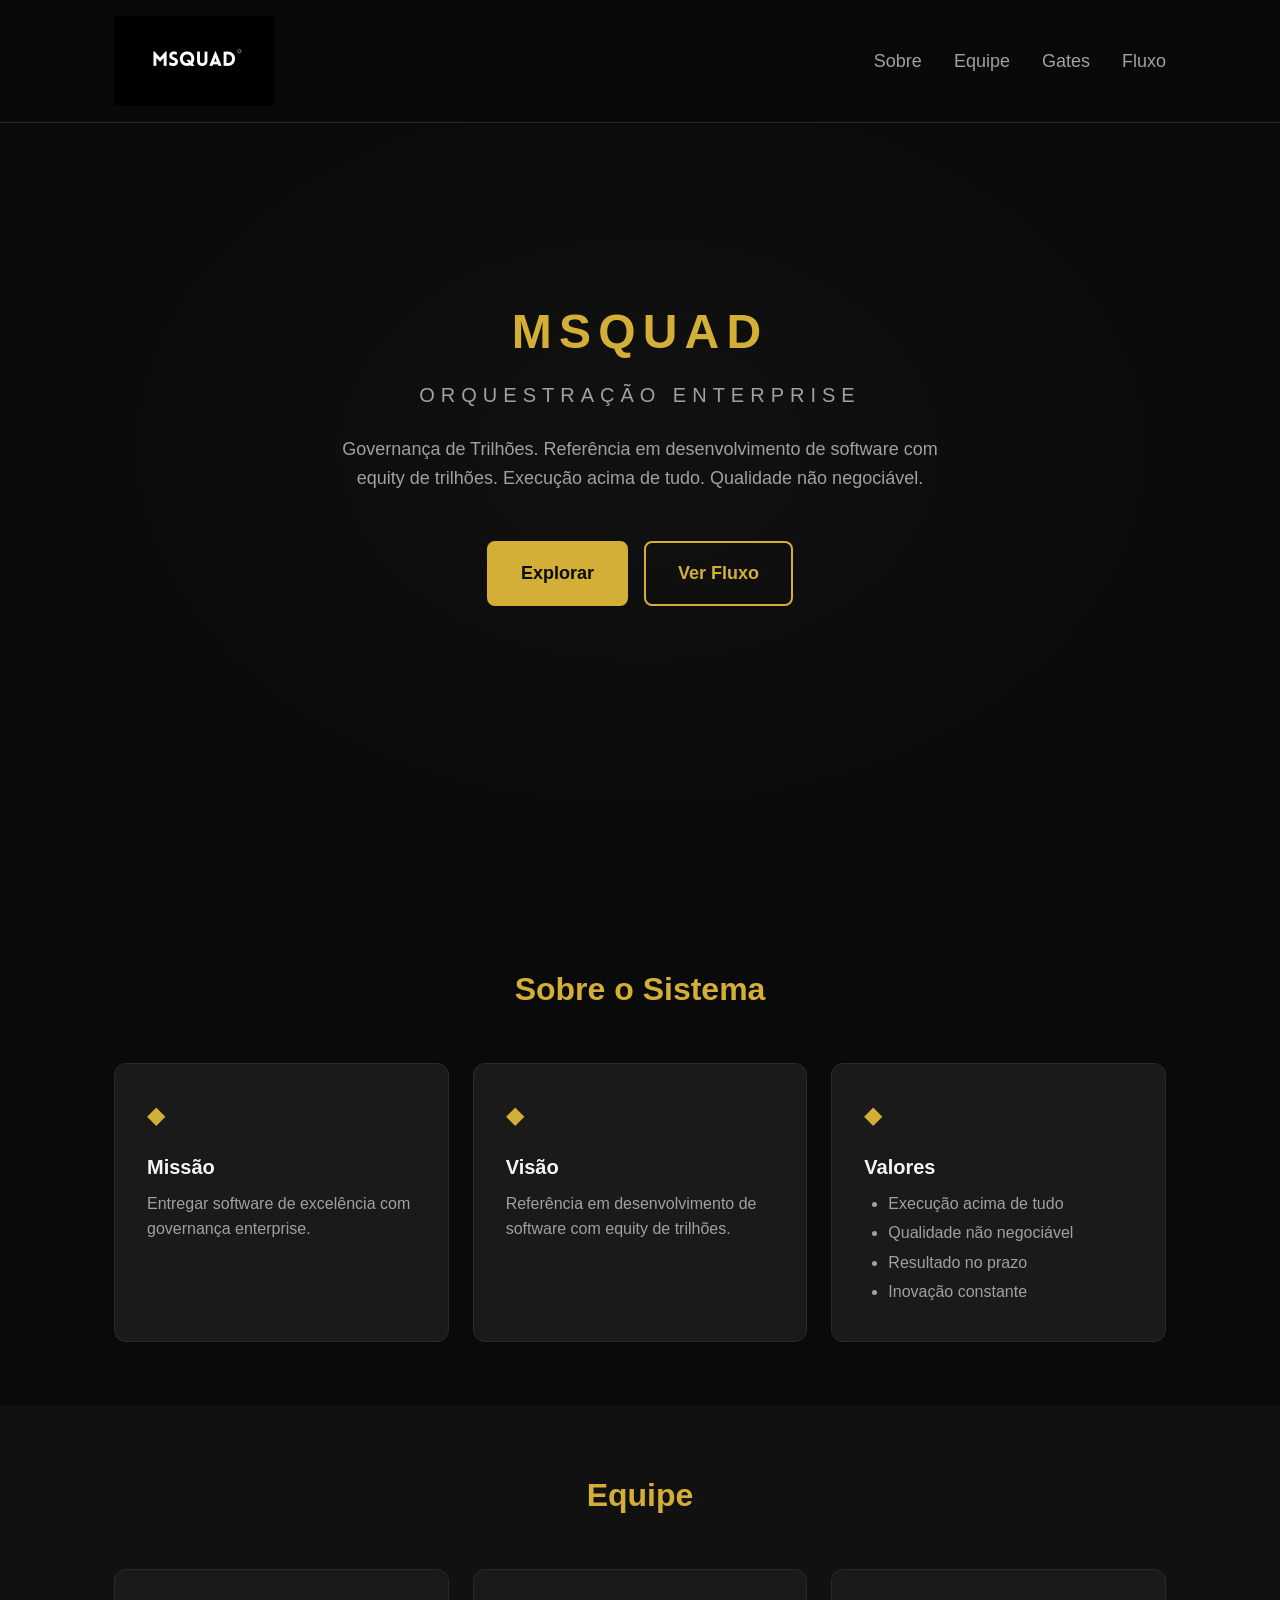
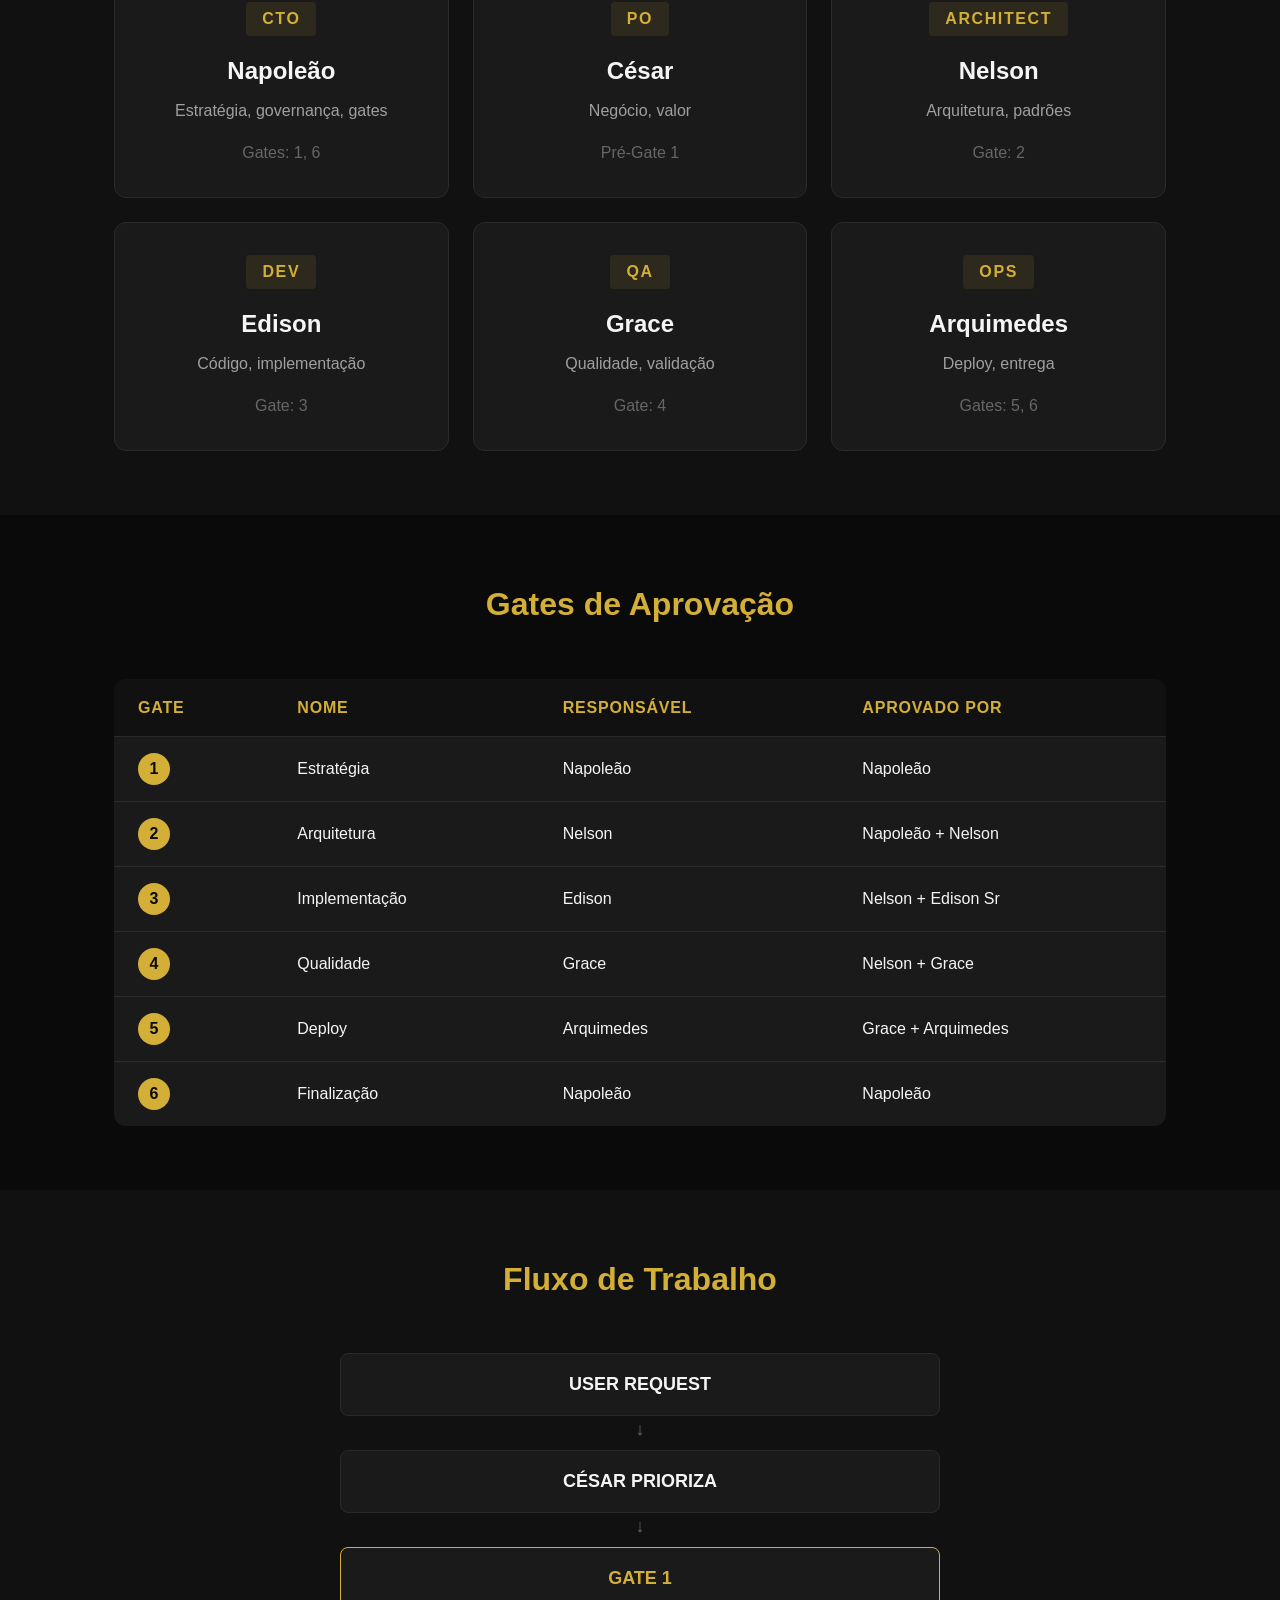
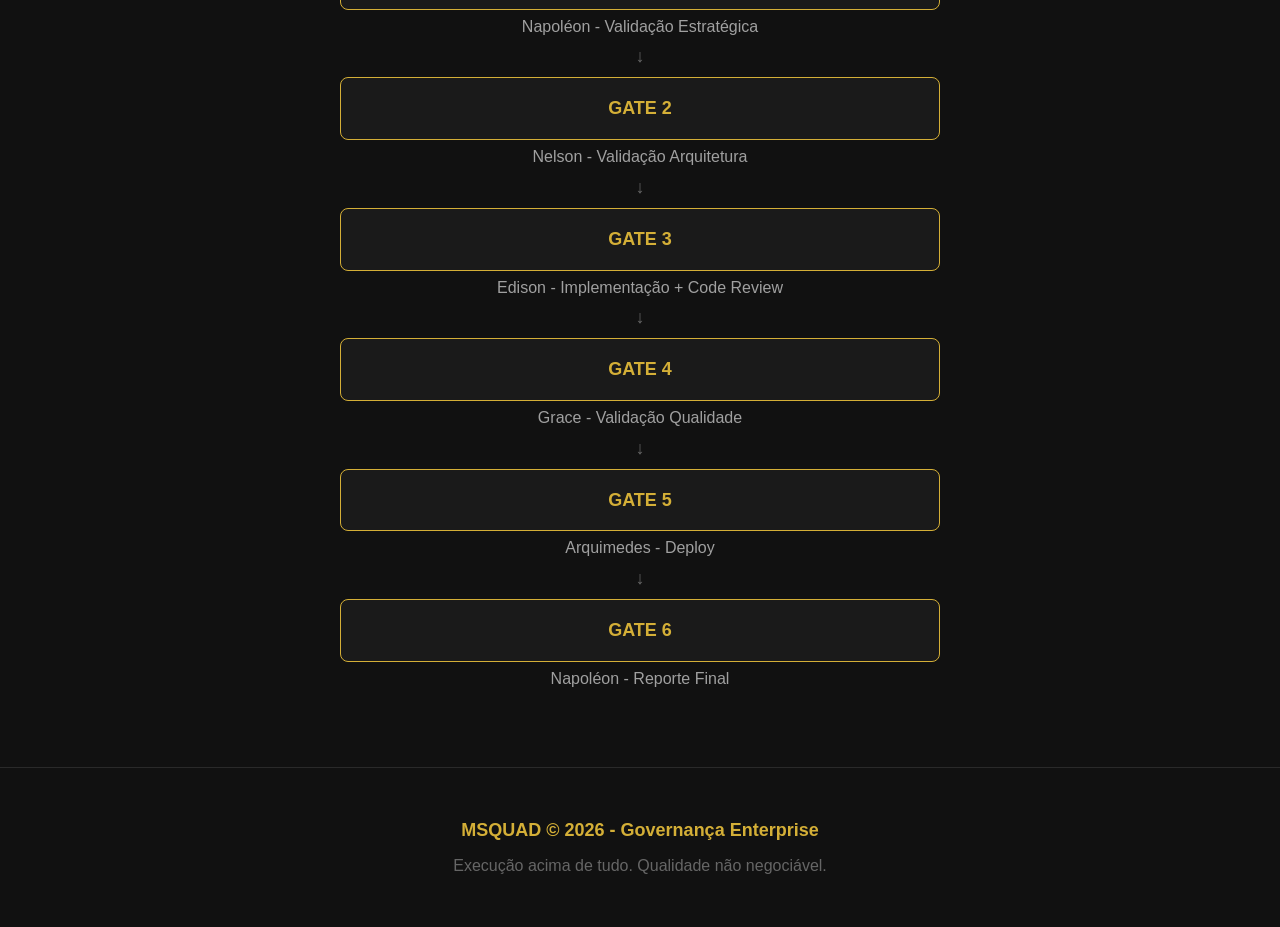
<file: index.html>
<!doctype html>
<html lang="pt-BR">
  <head>
    <meta charset="UTF-8" />
    <meta name="viewport" content="width=device-width, initial-scale=1.0" />
    <title>MSQUAD - Documentação</title>
    <meta
      name="description"
      content="Sistema MSQUAD - Orquestração enterprise com governança de trilhões"
    />
    <link rel="icon" type="image/svg+xml" href="favicon/favicon.svg" />
    <link rel="icon" type="image/x-icon" href="favicon/favicon.ico" />
    <link
      rel="icon"
      type="image/png"
      sizes="32x32"
      href="favicon/favicon-32x32.png"
    />
    <link
      rel="icon"
      type="image/png"
      sizes="16x16"
      href="favicon/favicon-16x16.png"
    />
    <link
      rel="apple-touch-icon"
      sizes="180x180"
      href="favicon/apple-touch-icon.png"
    />
    <link rel="stylesheet" href="styles.css" />
  </head>
  <body>
    <header class="header">
      <div class="container">
        <a
          href="#"
          class="logo-link"
          onclick="
            scrollParaTopo();
            return false;
          "
        >
          <img src="../brand/msquad.png" alt="MSQUAD" class="logo-image" />
        </a>
        <nav class="nav">
          <a href="#sobre" class="nav-link">Sobre</a>
          <a href="#equipe" class="nav-link">Equipe</a>
          <a href="#gates" class="nav-link">Gates</a>
          <a href="#fluxo" class="nav-link">Fluxo</a>
        </nav>
      </div>
    </header>

    <main>
      <!-- Hero Section -->
      <section id="hero" class="hero">
        <div class="container">
          <h1 class="hero-title">
            <span class="hero-title-main">MSQUAD</span>
            <span class="hero-title-sub">Orquestração Enterprise</span>
          </h1>
          <p class="hero-description">
            Governança de Trilhões. Referência em desenvolvimento de software
            com equity de trilhões. Execução acima de tudo. Qualidade não
            negociável.
          </p>
          <div class="hero-cta">
            <a href="#sobre" class="btn btn-primary">Explorar</a>
            <a href="#fluxo" class="btn btn-secondary">Ver Fluxo</a>
          </div>
        </div>
      </section>

      <!-- Sobre Section -->
      <section id="sobre" class="section">
        <div class="container">
          <h2 class="section-title">Sobre o Sistema</h2>
          <div class="grid grid-3">
            <div class="card">
              <div class="card-icon">◆</div>
              <h3 class="card-title">Missão</h3>
              <p class="card-text">
                Entregar software de excelência com governança enterprise.
              </p>
            </div>
            <div class="card">
              <div class="card-icon">◆</div>
              <h3 class="card-title">Visão</h3>
              <p class="card-text">
                Referência em desenvolvimento de software com equity de
                trilhões.
              </p>
            </div>
            <div class="card">
              <div class="card-icon">◆</div>
              <h3 class="card-title">Valores</h3>
              <ul class="card-list">
                <li>Execução acima de tudo</li>
                <li>Qualidade não negociável</li>
                <li>Resultado no prazo</li>
                <li>Inovação constante</li>
              </ul>
            </div>
          </div>
        </div>
      </section>

      <!-- Equipe Section -->
      <section id="equipe" class="section section-alt">
        <div class="container">
          <h2 class="section-title">Equipe</h2>
          <div class="grid grid-3">
            <div class="member-card">
              <div class="member-role">CTO</div>
              <h3 class="member-name">Napoleão</h3>
              <p class="member-focus">Estratégia, governança, gates</p>
              <div class="member-gates">Gates: 1, 6</div>
            </div>
            <div class="member-card">
              <div class="member-role">PO</div>
              <h3 class="member-name">César</h3>
              <p class="member-focus">Negócio, valor</p>
              <div class="member-gates">Pré-Gate 1</div>
            </div>
            <div class="member-card">
              <div class="member-role">Architect</div>
              <h3 class="member-name">Nelson</h3>
              <p class="member-focus">Arquitetura, padrões</p>
              <div class="member-gates">Gate: 2</div>
            </div>
            <div class="member-card">
              <div class="member-role">Dev</div>
              <h3 class="member-name">Edison</h3>
              <p class="member-focus">Código, implementação</p>
              <div class="member-gates">Gate: 3</div>
            </div>
            <div class="member-card">
              <div class="member-role">QA</div>
              <h3 class="member-name">Grace</h3>
              <p class="member-focus">Qualidade, validação</p>
              <div class="member-gates">Gate: 4</div>
            </div>
            <div class="member-card">
              <div class="member-role">Ops</div>
              <h3 class="member-name">Arquimedes</h3>
              <p class="member-focus">Deploy, entrega</p>
              <div class="member-gates">Gates: 5, 6</div>
            </div>
          </div>
        </div>
      </section>

      <!-- Gates Section -->
      <section id="gates" class="section">
        <div class="container">
          <h2 class="section-title">Gates de Aprovação</h2>
          <div class="gates-table">
            <table>
              <thead>
                <tr>
                  <th>Gate</th>
                  <th>Nome</th>
                  <th>Responsável</th>
                  <th>Aprovado Por</th>
                </tr>
              </thead>
              <tbody>
                <tr>
                  <td><span class="gate-badge">1</span></td>
                  <td>Estratégia</td>
                  <td>Napoleão</td>
                  <td>Napoleão</td>
                </tr>
                <tr>
                  <td><span class="gate-badge">2</span></td>
                  <td>Arquitetura</td>
                  <td>Nelson</td>
                  <td>Napoleão + Nelson</td>
                </tr>
                <tr>
                  <td><span class="gate-badge">3</span></td>
                  <td>Implementação</td>
                  <td>Edison</td>
                  <td>Nelson + Edison Sr</td>
                </tr>
                <tr>
                  <td><span class="gate-badge">4</span></td>
                  <td>Qualidade</td>
                  <td>Grace</td>
                  <td>Nelson + Grace</td>
                </tr>
                <tr>
                  <td><span class="gate-badge">5</span></td>
                  <td>Deploy</td>
                  <td>Arquimedes</td>
                  <td>Grace + Arquimedes</td>
                </tr>
                <tr>
                  <td><span class="gate-badge">6</span></td>
                  <td>Finalização</td>
                  <td>Napoleão</td>
                  <td>Napoleão</td>
                </tr>
              </tbody>
            </table>
          </div>
        </div>
      </section>

      <!-- Fluxo Section -->
      <section id="fluxo" class="section section-alt">
        <div class="container">
          <h2 class="section-title">Fluxo de Trabalho</h2>
          <div class="flow-diagram">
            <div class="flow-step">
              <div class="flow-label">USER REQUEST</div>
              <div class="flow-arrow">↓</div>
            </div>
            <div class="flow-step">
              <div class="flow-label">CÉSAR PRIORIZA</div>
              <div class="flow-arrow">↓</div>
            </div>
            <div class="flow-step flow-gate">
              <div class="flow-label">GATE 1</div>
              <div class="flow-detail">Napoléon - Validação Estratégica</div>
              <div class="flow-arrow">↓</div>
            </div>
            <div class="flow-step flow-gate">
              <div class="flow-label">GATE 2</div>
              <div class="flow-detail">Nelson - Validação Arquitetura</div>
              <div class="flow-arrow">↓</div>
            </div>
            <div class="flow-step flow-gate">
              <div class="flow-label">GATE 3</div>
              <div class="flow-detail">
                Edison - Implementação + Code Review
              </div>
              <div class="flow-arrow">↓</div>
            </div>
            <div class="flow-step flow-gate">
              <div class="flow-label">GATE 4</div>
              <div class="flow-detail">Grace - Validação Qualidade</div>
              <div class="flow-arrow">↓</div>
            </div>
            <div class="flow-step flow-gate">
              <div class="flow-label">GATE 5</div>
              <div class="flow-detail">Arquimedes - Deploy</div>
              <div class="flow-arrow">↓</div>
            </div>
            <div class="flow-step flow-gate">
              <div class="flow-label">GATE 6</div>
              <div class="flow-detail">Napoléon - Reporte Final</div>
            </div>
          </div>
        </div>
      </section>
    </main>

    <footer class="footer">
      <div class="container">
        <p class="footer-text">MSQUAD © 2026 - Governança Enterprise</p>
        <p class="footer-subtext">
          Execução acima de tudo. Qualidade não negociável.
        </p>
      </div>
    </footer>

    <script src="script.js"></script>
  </body>
</html>
</file>
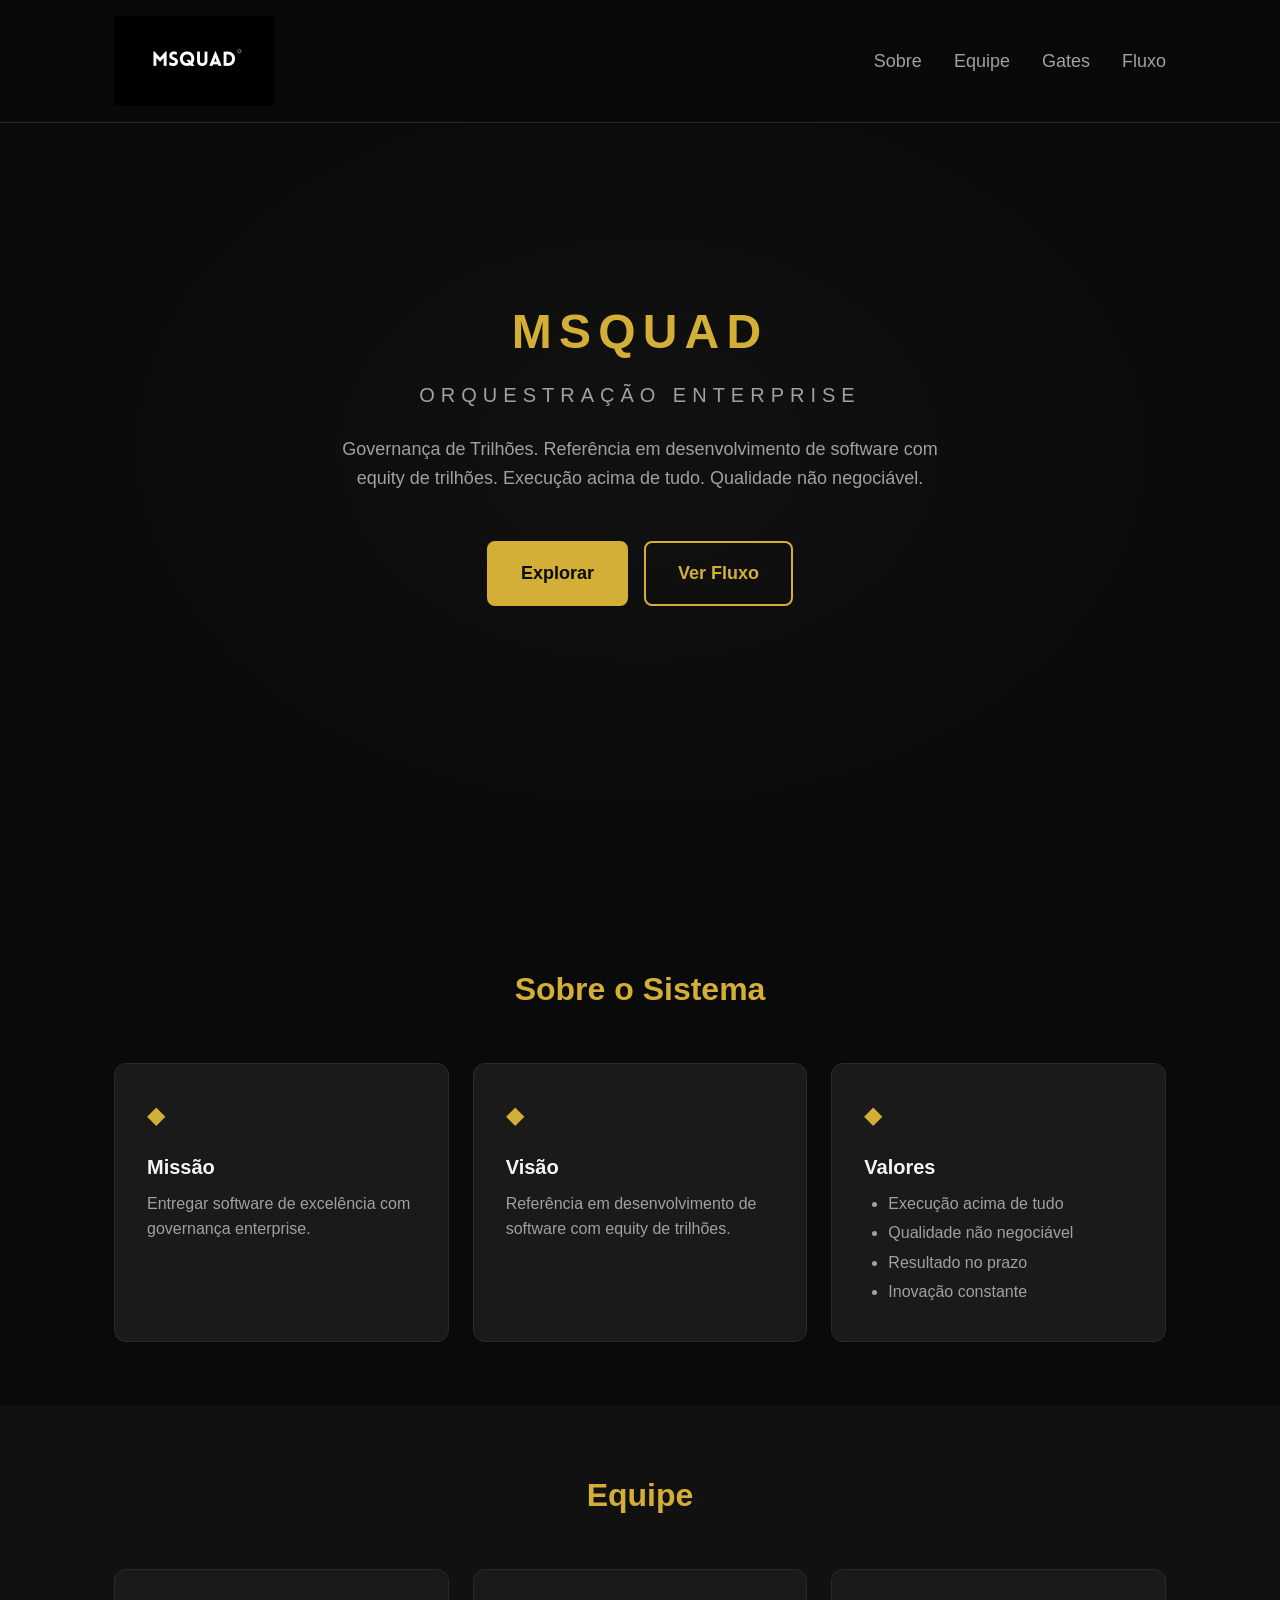
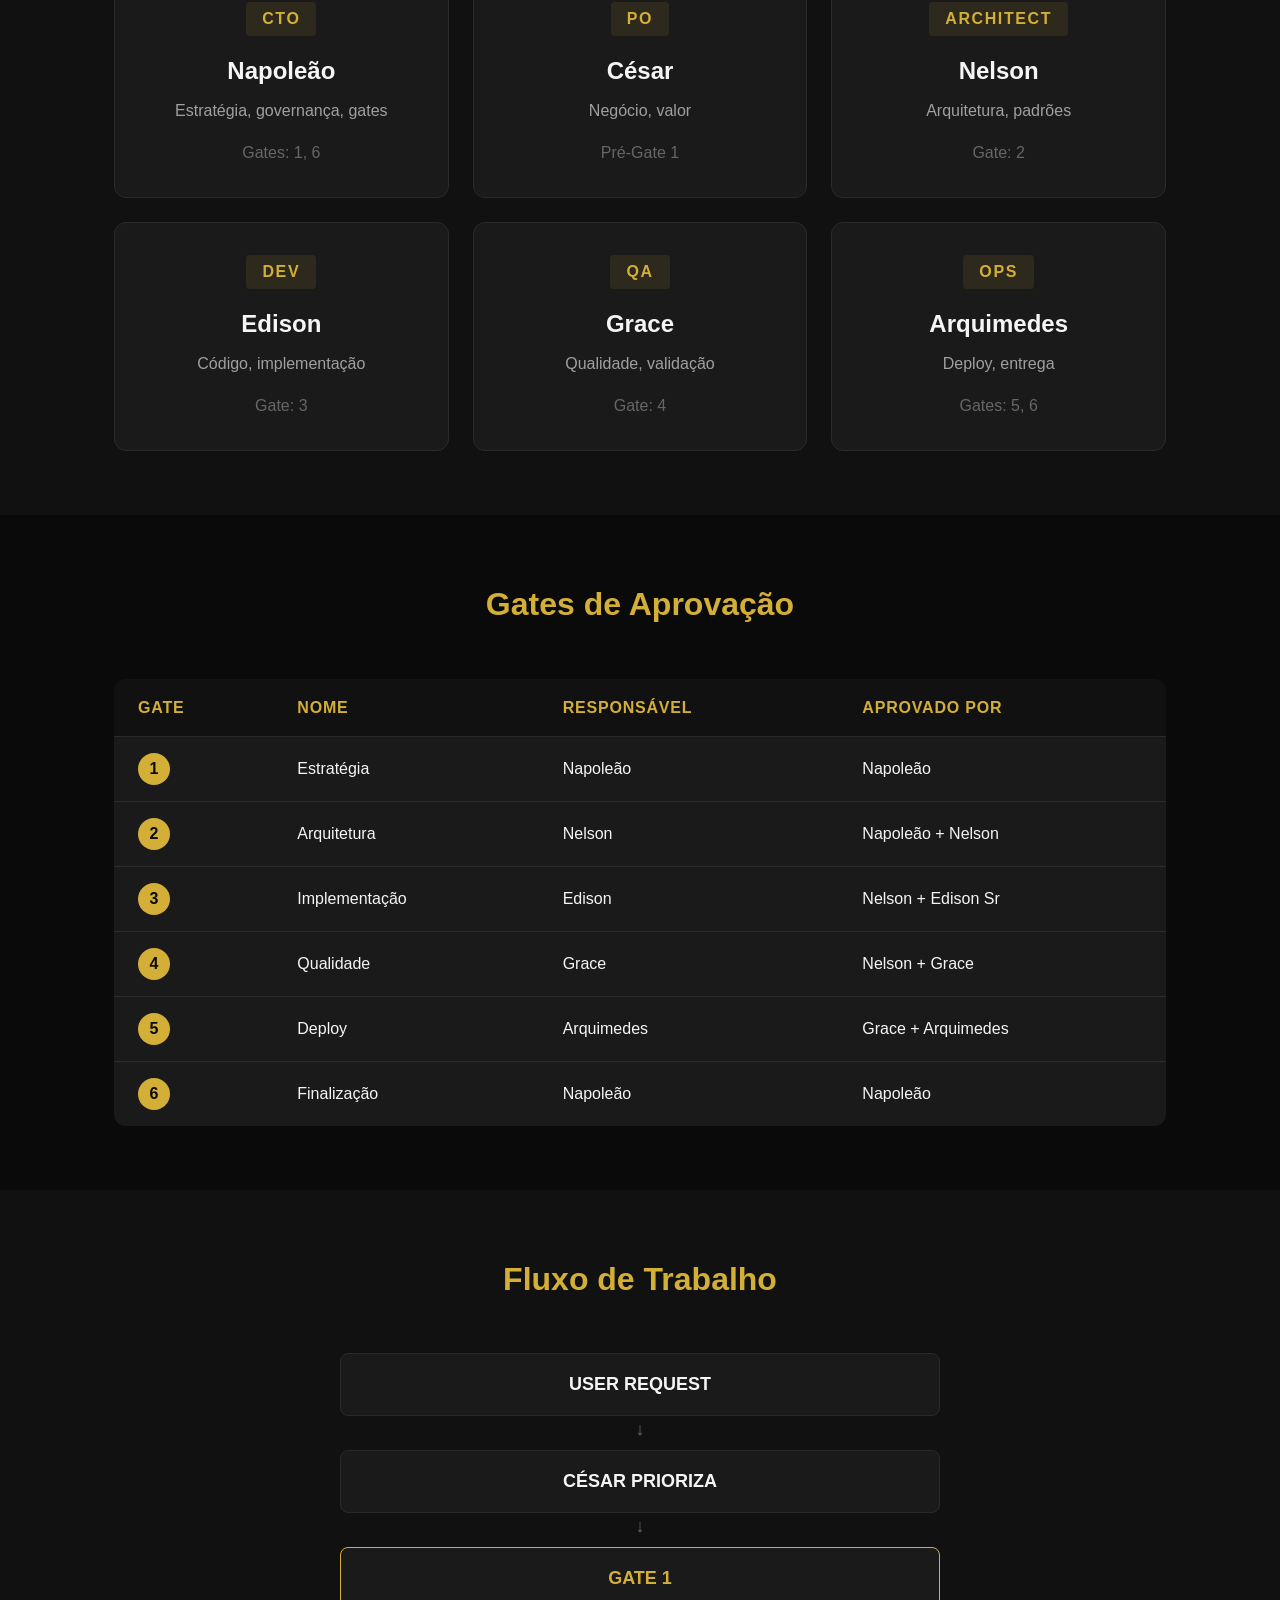
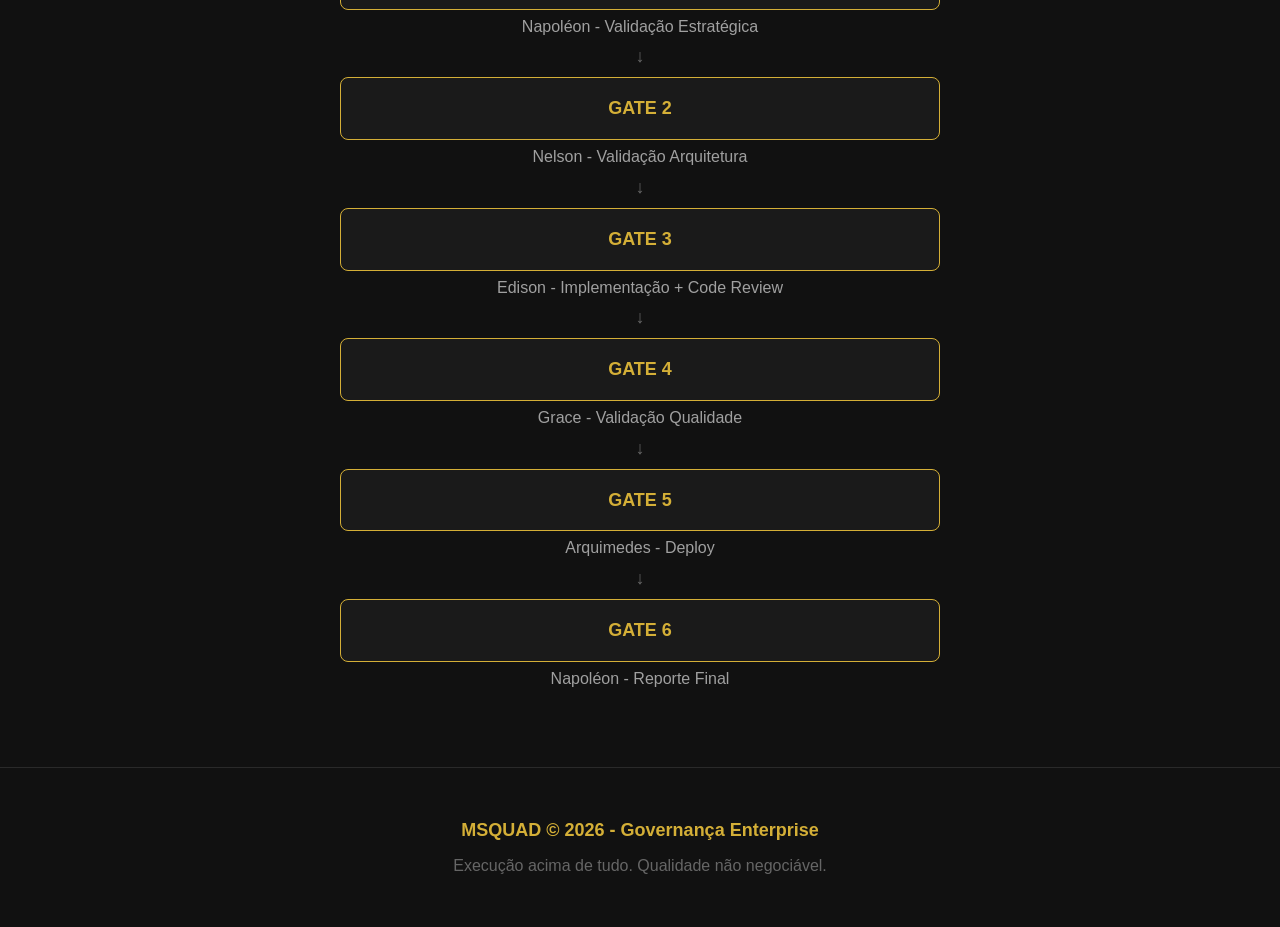
<file: onepage/index.html>
<!doctype html>
<html lang="pt-BR">
  <head>
    <meta charset="UTF-8" />
    <meta name="viewport" content="width=device-width, initial-scale=1.0" />
    <title>MSQUAD - Documentação</title>
    <meta
      name="description"
      content="Sistema MSQUAD - Orquestração enterprise com governança de trilhões"
    />
    <link rel="icon" type="image/svg+xml" href="favicon/favicon.svg" />
    <link rel="icon" type="image/x-icon" href="favicon/favicon.ico" />
    <link
      rel="icon"
      type="image/png"
      sizes="32x32"
      href="favicon/favicon-32x32.png"
    />
    <link
      rel="icon"
      type="image/png"
      sizes="16x16"
      href="favicon/favicon-16x16.png"
    />
    <link
      rel="apple-touch-icon"
      sizes="180x180"
      href="favicon/apple-touch-icon.png"
    />
    <link rel="stylesheet" href="styles.css" />
  </head>
  <body>
    <header class="header">
      <div class="container">
        <a
          href="#"
          class="logo-link"
          onclick="
            scrollParaTopo();
            return false;
          "
        >
          <img src="brand/msquad.png" alt="MSQUAD" class="logo-image" />
        </a>
        <nav class="nav">
          <a href="#sobre" class="nav-link">Sobre</a>
          <a href="#equipe" class="nav-link">Equipe</a>
          <a href="#gates" class="nav-link">Gates</a>
          <a href="#fluxo" class="nav-link">Fluxo</a>
        </nav>
      </div>
    </header>

    <main>
      <!-- Hero Section -->
      <section id="hero" class="hero">
        <div class="container">
          <h1 class="hero-title">
            <span class="hero-title-main">MSQUAD</span>
            <span class="hero-title-sub">Orquestração Enterprise</span>
          </h1>
          <p class="hero-description">
            Governança de Trilhões. Referência em desenvolvimento de software
            com equity de trilhões. Execução acima de tudo. Qualidade não
            negociável.
          </p>
          <div class="hero-cta">
            <a href="#sobre" class="btn btn-primary">Explorar</a>
            <a href="#fluxo" class="btn btn-secondary">Ver Fluxo</a>
          </div>
        </div>
      </section>

      <!-- Sobre Section -->
      <section id="sobre" class="section">
        <div class="container">
          <h2 class="section-title">Sobre o Sistema</h2>
          <div class="grid grid-3">
            <div class="card">
              <div class="card-icon">◆</div>
              <h3 class="card-title">Missão</h3>
              <p class="card-text">
                Entregar software de excelência com governança enterprise.
              </p>
            </div>
            <div class="card">
              <div class="card-icon">◆</div>
              <h3 class="card-title">Visão</h3>
              <p class="card-text">
                Referência em desenvolvimento de software com equity de
                trilhões.
              </p>
            </div>
            <div class="card">
              <div class="card-icon">◆</div>
              <h3 class="card-title">Valores</h3>
              <ul class="card-list">
                <li>Execução acima de tudo</li>
                <li>Qualidade não negociável</li>
                <li>Resultado no prazo</li>
                <li>Inovação constante</li>
              </ul>
            </div>
          </div>
        </div>
      </section>

      <!-- Equipe Section -->
      <section id="equipe" class="section section-alt">
        <div class="container">
          <h2 class="section-title">Equipe</h2>
          <div class="grid grid-3">
            <div class="member-card">
              <div class="member-role">CTO</div>
              <h3 class="member-name">Napoleão</h3>
              <p class="member-focus">Estratégia, governança, gates</p>
              <div class="member-gates">Gates: 1, 6</div>
            </div>
            <div class="member-card">
              <div class="member-role">PO</div>
              <h3 class="member-name">César</h3>
              <p class="member-focus">Negócio, valor</p>
              <div class="member-gates">Pré-Gate 1</div>
            </div>
            <div class="member-card">
              <div class="member-role">Architect</div>
              <h3 class="member-name">Nelson</h3>
              <p class="member-focus">Arquitetura, padrões</p>
              <div class="member-gates">Gate: 2</div>
            </div>
            <div class="member-card">
              <div class="member-role">Dev</div>
              <h3 class="member-name">Edison</h3>
              <p class="member-focus">Código, implementação</p>
              <div class="member-gates">Gate: 3</div>
            </div>
            <div class="member-card">
              <div class="member-role">QA</div>
              <h3 class="member-name">Grace</h3>
              <p class="member-focus">Qualidade, validação</p>
              <div class="member-gates">Gate: 4</div>
            </div>
            <div class="member-card">
              <div class="member-role">Ops</div>
              <h3 class="member-name">Arquimedes</h3>
              <p class="member-focus">Deploy, entrega</p>
              <div class="member-gates">Gates: 5, 6</div>
            </div>
          </div>
        </div>
      </section>

      <!-- Gates Section -->
      <section id="gates" class="section">
        <div class="container">
          <h2 class="section-title">Gates de Aprovação</h2>
          <div class="gates-table">
            <table>
              <thead>
                <tr>
                  <th>Gate</th>
                  <th>Nome</th>
                  <th>Responsável</th>
                  <th>Aprovado Por</th>
                </tr>
              </thead>
              <tbody>
                <tr>
                  <td><span class="gate-badge">1</span></td>
                  <td>Estratégia</td>
                  <td>Napoleão</td>
                  <td>Napoleão</td>
                </tr>
                <tr>
                  <td><span class="gate-badge">2</span></td>
                  <td>Arquitetura</td>
                  <td>Nelson</td>
                  <td>Napoleão + Nelson</td>
                </tr>
                <tr>
                  <td><span class="gate-badge">3</span></td>
                  <td>Implementação</td>
                  <td>Edison</td>
                  <td>Nelson + Edison Sr</td>
                </tr>
                <tr>
                  <td><span class="gate-badge">4</span></td>
                  <td>Qualidade</td>
                  <td>Grace</td>
                  <td>Nelson + Grace</td>
                </tr>
                <tr>
                  <td><span class="gate-badge">5</span></td>
                  <td>Deploy</td>
                  <td>Arquimedes</td>
                  <td>Grace + Arquimedes</td>
                </tr>
                <tr>
                  <td><span class="gate-badge">6</span></td>
                  <td>Finalização</td>
                  <td>Napoleão</td>
                  <td>Napoleão</td>
                </tr>
              </tbody>
            </table>
          </div>
        </div>
      </section>

      <!-- Fluxo Section -->
      <section id="fluxo" class="section section-alt">
        <div class="container">
          <h2 class="section-title">Fluxo de Trabalho</h2>
          <div class="flow-diagram">
            <div class="flow-step">
              <div class="flow-label">USER REQUEST</div>
              <div class="flow-arrow">↓</div>
            </div>
            <div class="flow-step">
              <div class="flow-label">CÉSAR PRIORIZA</div>
              <div class="flow-arrow">↓</div>
            </div>
            <div class="flow-step flow-gate">
              <div class="flow-label">GATE 1</div>
              <div class="flow-detail">Napoléon - Validação Estratégica</div>
              <div class="flow-arrow">↓</div>
            </div>
            <div class="flow-step flow-gate">
              <div class="flow-label">GATE 2</div>
              <div class="flow-detail">Nelson - Validação Arquitetura</div>
              <div class="flow-arrow">↓</div>
            </div>
            <div class="flow-step flow-gate">
              <div class="flow-label">GATE 3</div>
              <div class="flow-detail">
                Edison - Implementação + Code Review
              </div>
              <div class="flow-arrow">↓</div>
            </div>
            <div class="flow-step flow-gate">
              <div class="flow-label">GATE 4</div>
              <div class="flow-detail">Grace - Validação Qualidade</div>
              <div class="flow-arrow">↓</div>
            </div>
            <div class="flow-step flow-gate">
              <div class="flow-label">GATE 5</div>
              <div class="flow-detail">Arquimedes - Deploy</div>
              <div class="flow-arrow">↓</div>
            </div>
            <div class="flow-step flow-gate">
              <div class="flow-label">GATE 6</div>
              <div class="flow-detail">Napoléon - Reporte Final</div>
            </div>
          </div>
        </div>
      </section>
    </main>

    <footer class="footer">
      <div class="container">
        <p class="footer-text">MSQUAD © 2026 - Governança Enterprise</p>
        <p class="footer-subtext">
          Execução acima de tudo. Qualidade não negociável.
        </p>
      </div>
    </footer>

    <script src="script.js"></script>
  </body>
</html>
</file>
<file: styles.css>
/* MSQUAD One-Page Documentation Styles */

/* ============================================
   CSS Custom Properties
   ============================================ */
:root {
  /* Colors - MSQUAD Palette */
  --color-bg-primary: #0a0a0a;
  --color-bg-secondary: #111111;
  --color-bg-card: #1a1a1a;
  --color-bg-alt: #0f0f0f;

  --color-text-primary: #f5f5f5;
  --color-text-secondary: #a0a0a0;
  --color-text-muted: #666666;

  --color-accent: #d4af37;
  --color-accent-light: #e5c765;
  --color-accent-dark: #b8962f;

  --color-border: #2a2a2a;
  --color-border-light: #333333;

  --color-gate-1: #d4af37;
  --color-gate-2: #c9a227;
  --color-gate-3: #bf9118;
  --color-gate-4: #b4800a;
  --color-gate-5: #a06f00;
  --color-gate-6: #8c5e00;

  /* Typography */
  --font-family: "Segoe UI", -apple-system, BlinkMacSystemFont, sans-serif;
  --font-size-base: 16px;
  --font-size-lg: 1.125rem;
  --font-size-xl: 1.25rem;
  --font-size-2xl: 1.5rem;
  --font-size-3xl: 2rem;
  --font-size-4xl: 2.5rem;
  --font-size-5xl: 3.5rem;

  /* Spacing */
  --space-xs: 0.25rem;
  --space-sm: 0.5rem;
  --space-md: 1rem;
  --space-lg: 1.5rem;
  --space-xl: 2rem;
  --space-2xl: 3rem;
  --space-3xl: 4rem;

  /* Transitions */
  --transition-fast: 0.15s ease;
  --transition-base: 0.3s ease;
  --transition-slow: 0.5s ease;

  /* Border Radius */
  --radius-sm: 4px;
  --radius-md: 8px;
  --radius-lg: 12px;

  /* Breakpoints */
  --breakpoint-xl: 1400px;
  --breakpoint-lg: 1200px;
  --breakpoint-md: 992px;
  --breakpoint-sm: 768px;
  --breakpoint-xs: 576px;
}

/* ============================================
   Reset & Base
   ============================================ */
*,
*::before,
*::after {
  box-sizing: border-box;
  margin: 0;
  padding: 0;
}

html {
  scroll-behavior: smooth;
  font-size: var(--font-size-base);
}

body {
  font-family: var(--font-family);
  background-color: var(--color-bg-primary);
  color: var(--color-text-primary);
  line-height: 1.6;
  -webkit-font-smoothing: antialiased;
  -moz-osx-font-smoothing: grayscale;
}

a {
  color: var(--color-accent);
  text-decoration: none;
  transition: color var(--transition-fast);
}

a:hover {
  color: var(--color-accent-light);
}

ul,
ol {
  list-style: none;
}

img {
  max-width: 100%;
  height: auto;
}

/* ============================================
   Container
   ============================================ */
.container {
  width: 100%;
  max-width: 1200px;
  margin: 0 auto;
  padding: 0 var(--space-lg);
}

/* ============================================
   Header
   ============================================ */
.header {
  position: fixed;
  top: 0;
  left: 0;
  right: 0;
  z-index: 1000;
  background-color: rgba(10, 10, 10, 0.95);
  backdrop-filter: blur(10px);
  border-bottom: 1px solid var(--color-border);
  padding: var(--space-md) 0;
}

.header .container {
  display: flex;
  align-items: center;
  justify-content: space-between;
}

.logo-link {
  display: inline-block;
  transition: opacity var(--transition-fast);
}

.logo-link:hover {
  opacity: 0.8;
}

.logo-image {
  height: 90px;
  width: 160px;
  display: block;
}

.nav {
  display: flex;
  gap: var(--space-xl);
}

.nav-link {
  font-size: var(--font-size-lg);
  color: var(--color-text-secondary);
  transition: color var(--transition-fast);
}

.nav-link:hover {
  color: var(--color-accent);
}

/* ============================================
   Hero Section
   ============================================ */
.hero {
  min-height: 100vh;
  display: flex;
  align-items: center;
  justify-content: center;
  text-align: center;
  padding: var(--space-3xl) 0;
  background: radial-gradient(
    ellipse at center,
    var(--color-bg-secondary) 0%,
    var(--color-bg-primary) 70%
  );
}

.hero-title {
  margin-bottom: var(--space-lg);
}

.hero-title-main {
  display: block;
  font-size: var(--font-size-5xl);
  font-weight: 800;
  letter-spacing: 0.15em;
  color: var(--color-accent);
  margin-bottom: var(--space-sm);
}

.hero-title-sub {
  display: block;
  font-size: var(--font-size-xl);
  font-weight: 300;
  letter-spacing: 0.3em;
  text-transform: uppercase;
  color: var(--color-text-secondary);
}

.hero-description {
  font-size: var(--font-size-lg);
  color: var(--color-text-secondary);
  max-width: 600px;
  margin: 0 auto var(--space-2xl);
}

.hero-cta {
  display: flex;
  gap: var(--space-md);
  justify-content: center;
}

/* ============================================
   Buttons
   ============================================ */
.btn {
  display: inline-block;
  padding: var(--space-md) var(--space-xl);
  font-size: var(--font-size-lg);
  font-weight: 600;
  border: 2px solid;
  border-radius: var(--radius-md);
  cursor: pointer;
  transition: all var(--transition-base);
}

.btn-primary {
  background-color: var(--color-accent);
  border-color: var(--color-accent);
  color: var(--color-bg-primary);
}

.btn-primary:hover {
  background-color: var(--color-accent-light);
  border-color: var(--color-accent-light);
  color: var(--color-bg-primary);
}

.btn-secondary {
  background-color: transparent;
  border-color: var(--color-accent);
  color: var(--color-accent);
}

.btn-secondary:hover {
  background-color: var(--color-accent);
  color: var(--color-bg-primary);
}

/* ============================================
   Sections
   ============================================ */
.section {
  padding: var(--space-3xl) 0;
}

.section-alt {
  background-color: var(--color-bg-secondary);
}

.section-title {
  font-size: var(--font-size-3xl);
  font-weight: 700;
  text-align: center;
  margin-bottom: var(--space-2xl);
  color: var(--color-accent);
}

/* ============================================
   Grid
   ============================================ */
.grid {
  display: grid;
  gap: var(--space-lg);
}

.grid-3 {
  grid-template-columns: repeat(3, 1fr);
}

@media (max-width: 768px) {
  .grid-3 {
    grid-template-columns: 1fr;
  }
}

/* ============================================
   Cards
   ============================================ */
.card {
  background-color: var(--color-bg-card);
  border: 1px solid var(--color-border);
  border-radius: var(--radius-lg);
  padding: var(--space-xl);
  transition: all var(--transition-base);
}

.card:hover {
  border-color: var(--color-accent);
  transform: translateY(-4px);
}

.card-icon {
  font-size: var(--font-size-2xl);
  color: var(--color-accent);
  margin-bottom: var(--space-md);
}

.card-title {
  font-size: var(--font-size-xl);
  font-weight: 600;
  margin-bottom: var(--space-sm);
  color: var(--color-text-primary);
}

.card-text {
  font-size: var(--font-size-base);
  color: var(--color-text-secondary);
}

.card-list {
  list-style: disc;
  padding-left: var(--space-lg);
  color: var(--color-text-secondary);
}

.card-list li {
  margin-bottom: var(--space-xs);
}

/* ============================================
   Member Cards
   ============================================ */
.member-card {
  background-color: var(--color-bg-card);
  border: 1px solid var(--color-border);
  border-radius: var(--radius-lg);
  padding: var(--space-xl);
  text-align: center;
  transition: all var(--transition-base);
}

.member-card:hover {
  border-color: var(--color-accent);
  transform: translateY(-4px);
}

.member-role {
  display: inline-block;
  font-size: var(--font-size-sm);
  font-weight: 600;
  letter-spacing: 0.1em;
  text-transform: uppercase;
  color: var(--color-accent);
  background-color: rgba(212, 175, 55, 0.1);
  padding: var(--space-xs) var(--space-md);
  border-radius: var(--radius-sm);
  margin-bottom: var(--space-md);
}

.member-name {
  font-size: var(--font-size-2xl);
  font-weight: 700;
  margin-bottom: var(--space-sm);
  color: var(--color-text-primary);
}

.member-focus {
  font-size: var(--font-size-base);
  color: var(--color-text-secondary);
  margin-bottom: var(--space-md);
}

.member-gates {
  font-size: var(--font-size-sm);
  color: var(--color-text-muted);
}

/* ============================================
   Gates Table
   ============================================ */
.gates-table {
  overflow-x: auto;
}

.gates-table table {
  width: 100%;
  border-collapse: collapse;
  background-color: var(--color-bg-card);
  border-radius: var(--radius-lg);
  overflow: hidden;
}

.gates-table th,
.gates-table td {
  padding: var(--space-md) var(--space-lg);
  text-align: left;
  border-bottom: 1px solid var(--color-border);
}

.gates-table th {
  font-weight: 600;
  color: var(--color-accent);
  background-color: var(--color-bg-secondary);
  text-transform: uppercase;
  letter-spacing: 0.05em;
  font-size: var(--font-size-sm);
}

.gates-table tr:last-child td {
  border-bottom: none;
}

.gates-table tr:hover td {
  background-color: var(--color-bg-alt);
}

.gate-badge {
  display: inline-block;
  width: 32px;
  height: 32px;
  line-height: 32px;
  text-align: center;
  font-weight: 700;
  border-radius: 50%;
  background-color: var(--color-accent);
  color: var(--color-bg-primary);
}

/* ============================================
   Flow Diagram
   ============================================ */
.flow-diagram {
  max-width: 600px;
  margin: 0 auto;
  text-align: center;
}

.flow-step {
  margin-bottom: var(--space-sm);
}

.flow-label {
  font-size: var(--font-size-lg);
  font-weight: 600;
  color: var(--color-text-primary);
  padding: var(--space-md) var(--space-lg);
  background-color: var(--color-bg-card);
  border: 1px solid var(--color-border);
  border-radius: var(--radius-md);
}

.flow-gate .flow-label {
  color: var(--color-accent);
  border-color: var(--color-accent);
}

.flow-detail {
  font-size: var(--font-size-sm);
  color: var(--color-text-secondary);
  padding: var(--space-xs) 0;
}

.flow-arrow {
  font-size: var(--font-size-lg);
  color: var(--color-text-muted);
  line-height: 1;
  padding: var(--space-xs) 0;
}

/* ============================================
   Footer
   ============================================ */
.footer {
  padding: var(--space-2xl) 0;
  text-align: center;
  border-top: 1px solid var(--color-border);
  background-color: var(--color-bg-secondary);
}

.footer-text {
  font-size: var(--font-size-lg);
  font-weight: 600;
  color: var(--color-accent);
  margin-bottom: var(--space-sm);
}

.footer-subtext {
  font-size: var(--font-size-sm);
  color: var(--color-text-muted);
}

/* ============================================
    Responsive - Breakpoints
    ============================================ */

/* Desktop Large - 1400px */
@media (max-width: 1400px) {
  :root {
    --font-size-5xl: 3rem;
    --font-size-4xl: 2.25rem;
  }

  .container {
    max-width: 1100px;
  }
}

/* Desktop - 1200px */
@media (max-width: 1200px) {
  :root {
    --font-size-5xl: 2.75rem;
  }

  .container {
    max-width: 1000px;
  }

  .grid-3 {
    grid-template-columns: repeat(2, 1fr);
  }
}

/* Tablet Landscape - 992px */
@media (max-width: 992px) {
  :root {
    --font-size-5xl: 2.5rem;
    --font-size-4xl: 2rem;
    --font-size-3xl: 1.75rem;
  }

  .container {
    max-width: 900px;
    padding: 0 var(--space-md);
  }

  .hero-description {
    max-width: 500px;
  }

  .logo-image {
    height: 70px;
    width: 125px;
  }

  .nav {
    gap: var(--space-lg);
  }
}

/* Tablet Portrait - 768px */
@media (max-width: 768px) {
  :root {
    --font-size-5xl: 2.25rem;
    --font-size-4xl: 1.75rem;
    --font-size-3xl: 1.5rem;
    --font-size-2xl: 1.25rem;
  }

  .container {
    max-width: calc(100% - 2rem);
  }

  .header {
    padding: var(--space-sm) 0;
  }

  .header .container {
    flex-direction: column;
    gap: var(--space-md);
  }

  .logo-image {
    height: 60px;
    width: 107px;
  }

  .nav {
    gap: var(--space-md);
    flex-wrap: wrap;
    justify-content: center;
  }

  .nav-link {
    font-size: var(--font-size-base);
  }

  .hero {
    padding: var(--space-2xl) 0;
    min-height: calc(100vh - 120px);
    padding-top: 140px;
  }

  .hero-title {
    margin-bottom: var(--space-md);
  }

  .hero-description {
    font-size: var(--font-size-base);
    max-width: 100%;
    margin: 0 auto var(--space-xl);
  }

  .hero-cta {
    flex-direction: column;
    gap: var(--space-sm);
  }

  .btn {
    padding: var(--space-sm) var(--space-lg);
    font-size: var(--font-size-base);
  }

  .section {
    padding: var(--space-2xl) 0;
  }

  .section-title {
    margin-bottom: var(--space-xl);
  }

  .grid-3 {
    grid-template-columns: 1fr;
  }

  .grid-2 {
    grid-template-columns: 1fr;
  }

  .card {
    padding: var(--space-lg);
  }

  .card-icon {
    font-size: var(--font-size-xl);
  }

  .member-card {
    padding: var(--space-lg);
  }

  .member-name {
    font-size: var(--font-size-xl);
  }

  .gates-table {
    font-size: var(--font-size-sm);
  }

  .gates-table th,
  .gates-table td {
    padding: var(--space-sm);
  }

  .flow-diagram {
    max-width: 100%;
  }

  .flow-label {
    padding: var(--space-sm) var(--space-md);
    font-size: var(--font-size-base);
  }

  .flow-detail {
    font-size: var(--font-size-xs);
  }

  .footer {
    padding: var(--space-xl) 0;
  }

  .footer-text {
    font-size: var(--font-size-base);
  }
}

/* Large Mobile - 576px */
@media (max-width: 576px) {
  :root {
    --font-size-5xl: 2rem;
    --font-size-4xl: 1.5rem;
    --font-size-3xl: 1.375rem;
    --font-size-xl: 1.125rem;
    --font-size-lg: 1rem;
  }

  .container {
    padding: 0 var(--space-md);
  }

  .logo-image {
    height: 50px;
    width: 89px;
  }

  .nav {
    gap: var(--space-sm);
  }

  .nav-link {
    padding: var(--space-xs) var(--space-sm);
    font-size: 0.875rem;
  }

  .hero {
    padding: var(--space-xl) 0;
    padding-top: 130px;
  }

  .hero-title-main {
    letter-spacing: 0.1em;
  }

  .hero-title-sub {
    letter-spacing: 0.2em;
    font-size: var(--font-size-sm);
  }

  .hero-description {
    font-size: var(--font-size-sm);
  }

  .btn {
    width: 100%;
    text-align: center;
  }

  .section {
    padding: var(--space-xl) 0;
  }

  .card {
    padding: var(--space-md);
  }

  .member-card {
    padding: var(--space-md);
  }

  .member-role {
    font-size: var(--font-size-xs);
    padding: var(--space-xs) var(--space-sm);
  }

  .member-name {
    font-size: var(--font-size-lg);
  }

  .member-focus {
    font-size: var(--font-size-sm);
  }

  .gates-table {
    font-size: 0.75rem;
  }

  .gates-table th,
  .gates-table td {
    padding: var(--space-xs) var(--space-sm);
  }

  .gate-badge {
    width: 24px;
    height: 24px;
    line-height: 24px;
    font-size: var(--font-size-xs);
  }

  .flow-diagram {
    padding: 0 var(--space-sm);
  }

  .flow-label {
    padding: var(--space-sm);
    font-size: var(--font-size-sm);
  }

  .flow-arrow {
    font-size: var(--font-size-sm);
    padding: 2px 0;
  }

  .footer {
    padding: var(--space-lg) 0;
  }

  .footer-text {
    font-size: var(--font-size-sm);
  }

  .footer-subtext {
    font-size: var(--font-size-xs);
  }
}

/* Mobile - 480px */
@media (max-width: 480px) {
  :root {
    --font-size-5xl: 1.75rem;
    --font-size-4xl: 1.375rem;
    --font-size-3xl: 1.25rem;
    --font-size-base: 14px;
  }

  .logo-image {
    height: 45px;
    width: 80px;
  }

  .nav-link {
    font-size: 0.75rem;
  }

  .hero {
    padding-top: 120px;
  }

  .hero-title-sub {
    font-size: var(--font-size-xs);
  }

  .card-title {
    font-size: var(--font-size-lg);
  }

  .member-name {
    font-size: var(--font-size-base);
  }

  .gates-table th:nth-child(2),
  .gates-table td:nth-child(2) {
    display: none;
  }

  .gates-table th:nth-child(3),
  .gates-table td:nth-child(3) {
    display: none;
  }

  .flow-detail {
    display: none;
  }
}

/* Small Mobile - 320px */
@media (max-width: 320px) {
  :root {
    --font-size-5xl: 1.5rem;
    --font-size-4xl: 1.25rem;
    --font-size-3xl: 1.125rem;
  }

  .container {
    padding: 0 var(--space-sm);
  }

  .logo-image {
    height: 40px;
    width: 71px;
  }

  .nav {
    gap: var(--space-xs);
  }

  .nav-link {
    font-size: 0.625rem;
    padding: var(--space-xs);
  }

  .hero-title-main {
    letter-spacing: 0.05em;
  }

  .section-title {
    font-size: var(--font-size-2xl);
  }

  .gates-table th:nth-child(4),
  .gates-table td:nth-child(4) {
    display: none;
  }

  .flow-label {
    font-size: var(--font-size-xs);
    padding: var(--space-xs);
  }
}

/* Print */
@media print {
  .header,
  .footer,
  .hero-cta {
    display: none;
  }

  body {
    background: white;
    color: black;
  }

  .section {
    page-break-inside: avoid;
  }
}

/* Reduced Motion */
@media (prefers-reduced-motion: reduce) {
  *,
  *::before,
  *::after {
    animation-duration: 0.01ms !important;
    animation-iteration-count: 1 !important;
    transition-duration: 0.01ms !important;
    scroll-behavior: auto !important;
  }
}
</file>
<file: onepage/styles.css>
/* MSQUAD One-Page Documentation Styles */

/* ============================================
   CSS Custom Properties
   ============================================ */
:root {
  /* Colors - MSQUAD Palette */
  --color-bg-primary: #0a0a0a;
  --color-bg-secondary: #111111;
  --color-bg-card: #1a1a1a;
  --color-bg-alt: #0f0f0f;

  --color-text-primary: #f5f5f5;
  --color-text-secondary: #a0a0a0;
  --color-text-muted: #666666;

  --color-accent: #d4af37;
  --color-accent-light: #e5c765;
  --color-accent-dark: #b8962f;

  --color-border: #2a2a2a;
  --color-border-light: #333333;

  --color-gate-1: #d4af37;
  --color-gate-2: #c9a227;
  --color-gate-3: #bf9118;
  --color-gate-4: #b4800a;
  --color-gate-5: #a06f00;
  --color-gate-6: #8c5e00;

  /* Typography */
  --font-family: "Segoe UI", -apple-system, BlinkMacSystemFont, sans-serif;
  --font-size-base: 16px;
  --font-size-lg: 1.125rem;
  --font-size-xl: 1.25rem;
  --font-size-2xl: 1.5rem;
  --font-size-3xl: 2rem;
  --font-size-4xl: 2.5rem;
  --font-size-5xl: 3.5rem;

  /* Spacing */
  --space-xs: 0.25rem;
  --space-sm: 0.5rem;
  --space-md: 1rem;
  --space-lg: 1.5rem;
  --space-xl: 2rem;
  --space-2xl: 3rem;
  --space-3xl: 4rem;

  /* Transitions */
  --transition-fast: 0.15s ease;
  --transition-base: 0.3s ease;
  --transition-slow: 0.5s ease;

  /* Border Radius */
  --radius-sm: 4px;
  --radius-md: 8px;
  --radius-lg: 12px;

  /* Breakpoints */
  --breakpoint-xl: 1400px;
  --breakpoint-lg: 1200px;
  --breakpoint-md: 992px;
  --breakpoint-sm: 768px;
  --breakpoint-xs: 576px;
}

/* ============================================
   Reset & Base
   ============================================ */
*,
*::before,
*::after {
  box-sizing: border-box;
  margin: 0;
  padding: 0;
}

html {
  scroll-behavior: smooth;
  font-size: var(--font-size-base);
}

body {
  font-family: var(--font-family);
  background-color: var(--color-bg-primary);
  color: var(--color-text-primary);
  line-height: 1.6;
  -webkit-font-smoothing: antialiased;
  -moz-osx-font-smoothing: grayscale;
}

a {
  color: var(--color-accent);
  text-decoration: none;
  transition: color var(--transition-fast);
}

a:hover {
  color: var(--color-accent-light);
}

ul,
ol {
  list-style: none;
}

img {
  max-width: 100%;
  height: auto;
}

/* ============================================
   Container
   ============================================ */
.container {
  width: 100%;
  max-width: 1200px;
  margin: 0 auto;
  padding: 0 var(--space-lg);
}

/* ============================================
   Header
   ============================================ */
.header {
  position: fixed;
  top: 0;
  left: 0;
  right: 0;
  z-index: 1000;
  background-color: rgba(10, 10, 10, 0.95);
  backdrop-filter: blur(10px);
  border-bottom: 1px solid var(--color-border);
  padding: var(--space-md) 0;
}

.header .container {
  display: flex;
  align-items: center;
  justify-content: space-between;
}

.logo-link {
  display: inline-block;
  transition: opacity var(--transition-fast);
}

.logo-link:hover {
  opacity: 0.8;
}

.logo-image {
  height: 90px;
  width: 160px;
  display: block;
}

.nav {
  display: flex;
  gap: var(--space-xl);
}

.nav-link {
  font-size: var(--font-size-lg);
  color: var(--color-text-secondary);
  transition: color var(--transition-fast);
}

.nav-link:hover {
  color: var(--color-accent);
}

/* ============================================
   Hero Section
   ============================================ */
.hero {
  min-height: 100vh;
  display: flex;
  align-items: center;
  justify-content: center;
  text-align: center;
  padding: var(--space-3xl) 0;
  background: radial-gradient(
    ellipse at center,
    var(--color-bg-secondary) 0%,
    var(--color-bg-primary) 70%
  );
}

.hero-title {
  margin-bottom: var(--space-lg);
}

.hero-title-main {
  display: block;
  font-size: var(--font-size-5xl);
  font-weight: 800;
  letter-spacing: 0.15em;
  color: var(--color-accent);
  margin-bottom: var(--space-sm);
}

.hero-title-sub {
  display: block;
  font-size: var(--font-size-xl);
  font-weight: 300;
  letter-spacing: 0.3em;
  text-transform: uppercase;
  color: var(--color-text-secondary);
}

.hero-description {
  font-size: var(--font-size-lg);
  color: var(--color-text-secondary);
  max-width: 600px;
  margin: 0 auto var(--space-2xl);
}

.hero-cta {
  display: flex;
  gap: var(--space-md);
  justify-content: center;
}

/* ============================================
   Buttons
   ============================================ */
.btn {
  display: inline-block;
  padding: var(--space-md) var(--space-xl);
  font-size: var(--font-size-lg);
  font-weight: 600;
  border: 2px solid;
  border-radius: var(--radius-md);
  cursor: pointer;
  transition: all var(--transition-base);
}

.btn-primary {
  background-color: var(--color-accent);
  border-color: var(--color-accent);
  color: var(--color-bg-primary);
}

.btn-primary:hover {
  background-color: var(--color-accent-light);
  border-color: var(--color-accent-light);
  color: var(--color-bg-primary);
}

.btn-secondary {
  background-color: transparent;
  border-color: var(--color-accent);
  color: var(--color-accent);
}

.btn-secondary:hover {
  background-color: var(--color-accent);
  color: var(--color-bg-primary);
}

/* ============================================
   Sections
   ============================================ */
.section {
  padding: var(--space-3xl) 0;
}

.section-alt {
  background-color: var(--color-bg-secondary);
}

.section-title {
  font-size: var(--font-size-3xl);
  font-weight: 700;
  text-align: center;
  margin-bottom: var(--space-2xl);
  color: var(--color-accent);
}

/* ============================================
   Grid
   ============================================ */
.grid {
  display: grid;
  gap: var(--space-lg);
}

.grid-3 {
  grid-template-columns: repeat(3, 1fr);
}

@media (max-width: 768px) {
  .grid-3 {
    grid-template-columns: 1fr;
  }
}

/* ============================================
   Cards
   ============================================ */
.card {
  background-color: var(--color-bg-card);
  border: 1px solid var(--color-border);
  border-radius: var(--radius-lg);
  padding: var(--space-xl);
  transition: all var(--transition-base);
}

.card:hover {
  border-color: var(--color-accent);
  transform: translateY(-4px);
}

.card-icon {
  font-size: var(--font-size-2xl);
  color: var(--color-accent);
  margin-bottom: var(--space-md);
}

.card-title {
  font-size: var(--font-size-xl);
  font-weight: 600;
  margin-bottom: var(--space-sm);
  color: var(--color-text-primary);
}

.card-text {
  font-size: var(--font-size-base);
  color: var(--color-text-secondary);
}

.card-list {
  list-style: disc;
  padding-left: var(--space-lg);
  color: var(--color-text-secondary);
}

.card-list li {
  margin-bottom: var(--space-xs);
}

/* ============================================
   Member Cards
   ============================================ */
.member-card {
  background-color: var(--color-bg-card);
  border: 1px solid var(--color-border);
  border-radius: var(--radius-lg);
  padding: var(--space-xl);
  text-align: center;
  transition: all var(--transition-base);
}

.member-card:hover {
  border-color: var(--color-accent);
  transform: translateY(-4px);
}

.member-role {
  display: inline-block;
  font-size: var(--font-size-sm);
  font-weight: 600;
  letter-spacing: 0.1em;
  text-transform: uppercase;
  color: var(--color-accent);
  background-color: rgba(212, 175, 55, 0.1);
  padding: var(--space-xs) var(--space-md);
  border-radius: var(--radius-sm);
  margin-bottom: var(--space-md);
}

.member-name {
  font-size: var(--font-size-2xl);
  font-weight: 700;
  margin-bottom: var(--space-sm);
  color: var(--color-text-primary);
}

.member-focus {
  font-size: var(--font-size-base);
  color: var(--color-text-secondary);
  margin-bottom: var(--space-md);
}

.member-gates {
  font-size: var(--font-size-sm);
  color: var(--color-text-muted);
}

/* ============================================
   Gates Table
   ============================================ */
.gates-table {
  overflow-x: auto;
}

.gates-table table {
  width: 100%;
  border-collapse: collapse;
  background-color: var(--color-bg-card);
  border-radius: var(--radius-lg);
  overflow: hidden;
}

.gates-table th,
.gates-table td {
  padding: var(--space-md) var(--space-lg);
  text-align: left;
  border-bottom: 1px solid var(--color-border);
}

.gates-table th {
  font-weight: 600;
  color: var(--color-accent);
  background-color: var(--color-bg-secondary);
  text-transform: uppercase;
  letter-spacing: 0.05em;
  font-size: var(--font-size-sm);
}

.gates-table tr:last-child td {
  border-bottom: none;
}

.gates-table tr:hover td {
  background-color: var(--color-bg-alt);
}

.gate-badge {
  display: inline-block;
  width: 32px;
  height: 32px;
  line-height: 32px;
  text-align: center;
  font-weight: 700;
  border-radius: 50%;
  background-color: var(--color-accent);
  color: var(--color-bg-primary);
}

/* ============================================
   Flow Diagram
   ============================================ */
.flow-diagram {
  max-width: 600px;
  margin: 0 auto;
  text-align: center;
}

.flow-step {
  margin-bottom: var(--space-sm);
}

.flow-label {
  font-size: var(--font-size-lg);
  font-weight: 600;
  color: var(--color-text-primary);
  padding: var(--space-md) var(--space-lg);
  background-color: var(--color-bg-card);
  border: 1px solid var(--color-border);
  border-radius: var(--radius-md);
}

.flow-gate .flow-label {
  color: var(--color-accent);
  border-color: var(--color-accent);
}

.flow-detail {
  font-size: var(--font-size-sm);
  color: var(--color-text-secondary);
  padding: var(--space-xs) 0;
}

.flow-arrow {
  font-size: var(--font-size-lg);
  color: var(--color-text-muted);
  line-height: 1;
  padding: var(--space-xs) 0;
}

/* ============================================
   Footer
   ============================================ */
.footer {
  padding: var(--space-2xl) 0;
  text-align: center;
  border-top: 1px solid var(--color-border);
  background-color: var(--color-bg-secondary);
}

.footer-text {
  font-size: var(--font-size-lg);
  font-weight: 600;
  color: var(--color-accent);
  margin-bottom: var(--space-sm);
}

.footer-subtext {
  font-size: var(--font-size-sm);
  color: var(--color-text-muted);
}

/* ============================================
    Responsive - Breakpoints
    ============================================ */

/* Desktop Large - 1400px */
@media (max-width: 1400px) {
  :root {
    --font-size-5xl: 3rem;
    --font-size-4xl: 2.25rem;
  }

  .container {
    max-width: 1100px;
  }
}

/* Desktop - 1200px */
@media (max-width: 1200px) {
  :root {
    --font-size-5xl: 2.75rem;
  }

  .container {
    max-width: 1000px;
  }

  .grid-3 {
    grid-template-columns: repeat(2, 1fr);
  }
}

/* Tablet Landscape - 992px */
@media (max-width: 992px) {
  :root {
    --font-size-5xl: 2.5rem;
    --font-size-4xl: 2rem;
    --font-size-3xl: 1.75rem;
  }

  .container {
    max-width: 900px;
    padding: 0 var(--space-md);
  }

  .hero-description {
    max-width: 500px;
  }

  .logo-image {
    height: 70px;
    width: 125px;
  }

  .nav {
    gap: var(--space-lg);
  }
}

/* Tablet Portrait - 768px */
@media (max-width: 768px) {
  :root {
    --font-size-5xl: 2.25rem;
    --font-size-4xl: 1.75rem;
    --font-size-3xl: 1.5rem;
    --font-size-2xl: 1.25rem;
  }

  .container {
    max-width: calc(100% - 2rem);
  }

  .header {
    padding: var(--space-sm) 0;
  }

  .header .container {
    flex-direction: column;
    gap: var(--space-md);
  }

  .logo-image {
    height: 60px;
    width: 107px;
  }

  .nav {
    gap: var(--space-md);
    flex-wrap: wrap;
    justify-content: center;
  }

  .nav-link {
    font-size: var(--font-size-base);
  }

  .hero {
    padding: var(--space-2xl) 0;
    min-height: calc(100vh - 120px);
    padding-top: 140px;
  }

  .hero-title {
    margin-bottom: var(--space-md);
  }

  .hero-description {
    font-size: var(--font-size-base);
    max-width: 100%;
    margin: 0 auto var(--space-xl);
  }

  .hero-cta {
    flex-direction: column;
    gap: var(--space-sm);
  }

  .btn {
    padding: var(--space-sm) var(--space-lg);
    font-size: var(--font-size-base);
  }

  .section {
    padding: var(--space-2xl) 0;
  }

  .section-title {
    margin-bottom: var(--space-xl);
  }

  .grid-3 {
    grid-template-columns: 1fr;
  }

  .grid-2 {
    grid-template-columns: 1fr;
  }

  .card {
    padding: var(--space-lg);
  }

  .card-icon {
    font-size: var(--font-size-xl);
  }

  .member-card {
    padding: var(--space-lg);
  }

  .member-name {
    font-size: var(--font-size-xl);
  }

  .gates-table {
    font-size: var(--font-size-sm);
  }

  .gates-table th,
  .gates-table td {
    padding: var(--space-sm);
  }

  .flow-diagram {
    max-width: 100%;
  }

  .flow-label {
    padding: var(--space-sm) var(--space-md);
    font-size: var(--font-size-base);
  }

  .flow-detail {
    font-size: var(--font-size-xs);
  }

  .footer {
    padding: var(--space-xl) 0;
  }

  .footer-text {
    font-size: var(--font-size-base);
  }
}

/* Large Mobile - 576px */
@media (max-width: 576px) {
  :root {
    --font-size-5xl: 2rem;
    --font-size-4xl: 1.5rem;
    --font-size-3xl: 1.375rem;
    --font-size-xl: 1.125rem;
    --font-size-lg: 1rem;
  }

  .container {
    padding: 0 var(--space-md);
  }

  .logo-image {
    height: 50px;
    width: 89px;
  }

  .nav {
    gap: var(--space-sm);
  }

  .nav-link {
    padding: var(--space-xs) var(--space-sm);
    font-size: 0.875rem;
  }

  .hero {
    padding: var(--space-xl) 0;
    padding-top: 130px;
  }

  .hero-title-main {
    letter-spacing: 0.1em;
  }

  .hero-title-sub {
    letter-spacing: 0.2em;
    font-size: var(--font-size-sm);
  }

  .hero-description {
    font-size: var(--font-size-sm);
  }

  .btn {
    width: 100%;
    text-align: center;
  }

  .section {
    padding: var(--space-xl) 0;
  }

  .card {
    padding: var(--space-md);
  }

  .member-card {
    padding: var(--space-md);
  }

  .member-role {
    font-size: var(--font-size-xs);
    padding: var(--space-xs) var(--space-sm);
  }

  .member-name {
    font-size: var(--font-size-lg);
  }

  .member-focus {
    font-size: var(--font-size-sm);
  }

  .gates-table {
    font-size: 0.75rem;
  }

  .gates-table th,
  .gates-table td {
    padding: var(--space-xs) var(--space-sm);
  }

  .gate-badge {
    width: 24px;
    height: 24px;
    line-height: 24px;
    font-size: var(--font-size-xs);
  }

  .flow-diagram {
    padding: 0 var(--space-sm);
  }

  .flow-label {
    padding: var(--space-sm);
    font-size: var(--font-size-sm);
  }

  .flow-arrow {
    font-size: var(--font-size-sm);
    padding: 2px 0;
  }

  .footer {
    padding: var(--space-lg) 0;
  }

  .footer-text {
    font-size: var(--font-size-sm);
  }

  .footer-subtext {
    font-size: var(--font-size-xs);
  }
}

/* Mobile - 480px */
@media (max-width: 480px) {
  :root {
    --font-size-5xl: 1.75rem;
    --font-size-4xl: 1.375rem;
    --font-size-3xl: 1.25rem;
    --font-size-base: 14px;
  }

  .logo-image {
    height: 45px;
    width: 80px;
  }

  .nav-link {
    font-size: 0.75rem;
  }

  .hero {
    padding-top: 120px;
  }

  .hero-title-sub {
    font-size: var(--font-size-xs);
  }

  .card-title {
    font-size: var(--font-size-lg);
  }

  .member-name {
    font-size: var(--font-size-base);
  }

  .gates-table th:nth-child(2),
  .gates-table td:nth-child(2) {
    display: none;
  }

  .gates-table th:nth-child(3),
  .gates-table td:nth-child(3) {
    display: none;
  }

  .flow-detail {
    display: none;
  }
}

/* Small Mobile - 320px */
@media (max-width: 320px) {
  :root {
    --font-size-5xl: 1.5rem;
    --font-size-4xl: 1.25rem;
    --font-size-3xl: 1.125rem;
  }

  .container {
    padding: 0 var(--space-sm);
  }

  .logo-image {
    height: 40px;
    width: 71px;
  }

  .nav {
    gap: var(--space-xs);
  }

  .nav-link {
    font-size: 0.625rem;
    padding: var(--space-xs);
  }

  .hero-title-main {
    letter-spacing: 0.05em;
  }

  .section-title {
    font-size: var(--font-size-2xl);
  }

  .gates-table th:nth-child(4),
  .gates-table td:nth-child(4) {
    display: none;
  }

  .flow-label {
    font-size: var(--font-size-xs);
    padding: var(--space-xs);
  }
}

/* Print */
@media print {
  .header,
  .footer,
  .hero-cta {
    display: none;
  }

  body {
    background: white;
    color: black;
  }

  .section {
    page-break-inside: avoid;
  }
}

/* Reduced Motion */
@media (prefers-reduced-motion: reduce) {
  *,
  *::before,
  *::after {
    animation-duration: 0.01ms !important;
    animation-iteration-count: 1 !important;
    transition-duration: 0.01ms !important;
    scroll-behavior: auto !important;
  }
}
</file>
